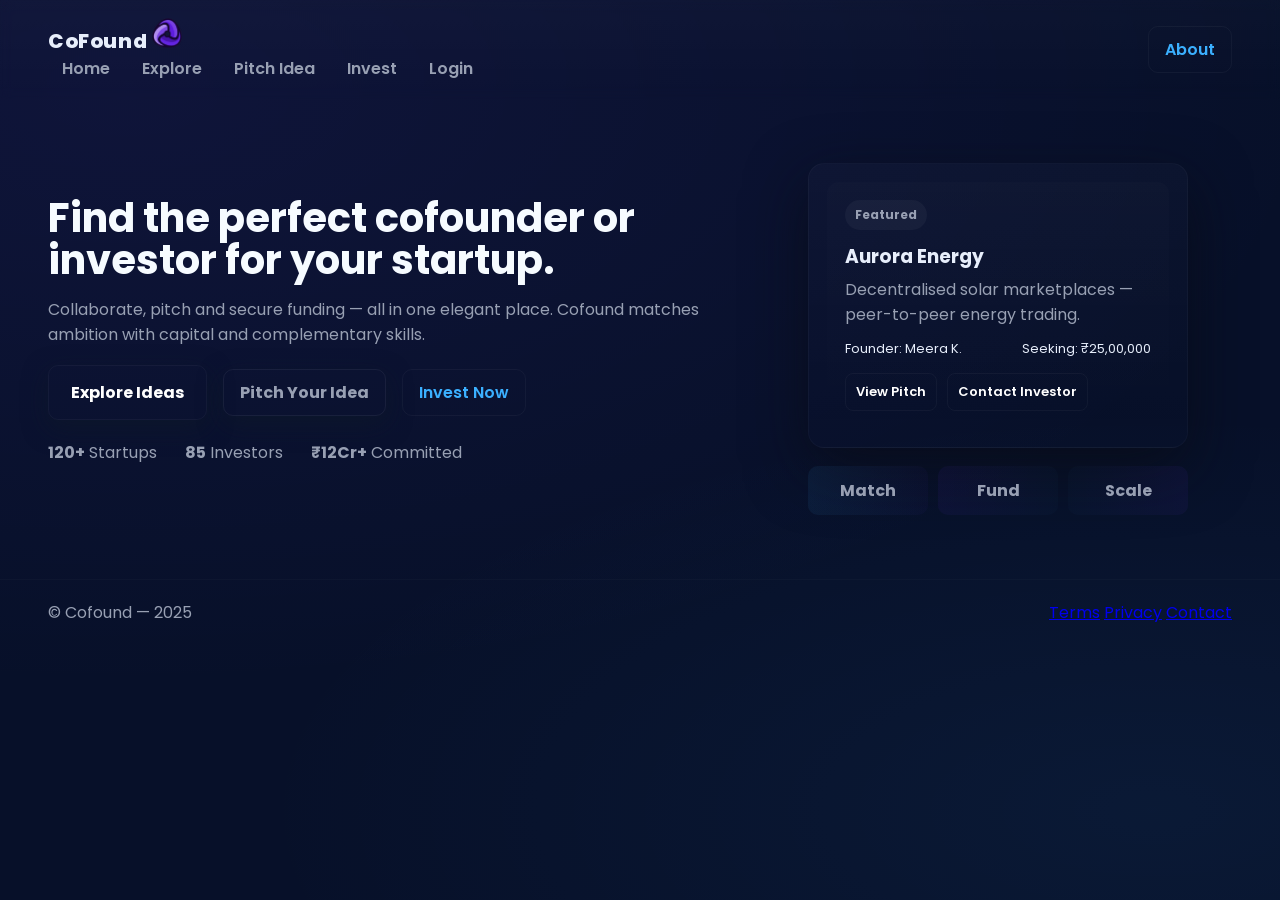
<file: index.html>
<!-- index.html -->
<!doctype html>
<html lang="en">
<head>
  <meta charset="utf-8">
  <meta name="viewport" content="width=device-width,initial-scale=1">
  <title>CoFound — Find your cofounder & investor</title>
  <link href="https://fonts.googleapis.com/css2?family=Poppins:wght@300;400;600;700;800&display=swap" rel="stylesheet">
  <link rel="stylesheet" href="style.css">
</head>
<body>
  <header class="nav">
    <div class="nav-left">
      <div class="logo">
        CoFound
        <img src="logo.png" style="height: 30px;">
      </div>
      <nav class="nav-links">
        <a href="index.html">Home</a>
        <a href="explore.html">Explore</a>
        <a href="idea.html">Pitch Idea</a>
        <a href="invest.html">Invest</a>
        <a href="login.html">Login</a>
      </nav>
    </div>
    <div class="nav-right">

      <a class="btn ghost" href="about.html">About</a>
    </div>
  </header>

  <main class="hero">
    <div class="hero-left">
      <h1>Find the perfect cofounder or investor for your startup.</h1>
      <p class="lead">Collaborate, pitch and secure funding — all in one elegant place. Cofound matches ambition with capital and complementary skills.</p>
      <div class="hero-ctas">
        <a class="btn large" href="explore.html">Explore Ideas</a>
        <a class="btn outline" href="idea.html">Pitch Your Idea</a>
        <a class="btn ghost" href="invest.html">Invest Now</a>
      </div>
      <ul class="stats">
        <li><strong>120+</strong> Startups</li>
        <li><strong>85</strong> Investors</li>
        <li><strong>₹12Cr+</strong> Committed</li>
      </ul>
    </div>

    <aside class="hero-right">
      <div class="card-glow">
        <div class="pitch-card">
          <div class="chip">Featured</div>
          <h3>Aurora Energy</h3>
          <p class="muted">Decentralised solar marketplaces — peer-to-peer energy trading.</p>
          <div class="meta">
            <span>Founder: Meera K.</span>
            <span>Seeking: ₹25,00,000</span>
          </div>
          <div class="card-actions">
            <a class="btn small ghost" href="idea.html">View Pitch</a>
            <a class="btn small ghost" href="invest.html">Contact Investor</a>
          </div>
        </div>
      </div>

      <div class="graphic-tiles">
        <div class="tile tile-1">Match</div>
        <div class="tile tile-2">Fund</div>
        <div class="tile tile-3">Scale</div>
      </div>
    </aside>
  </main>

  <footer class="footer">
    <div>© Cofound — 2025</div>
    <div class="foot-links">
      <a href="#">Terms</a>
      <a href="#">Privacy</a>
      <a href="#">Contact</a>
    </div>
  </footer>
</body>
</html>
</file>
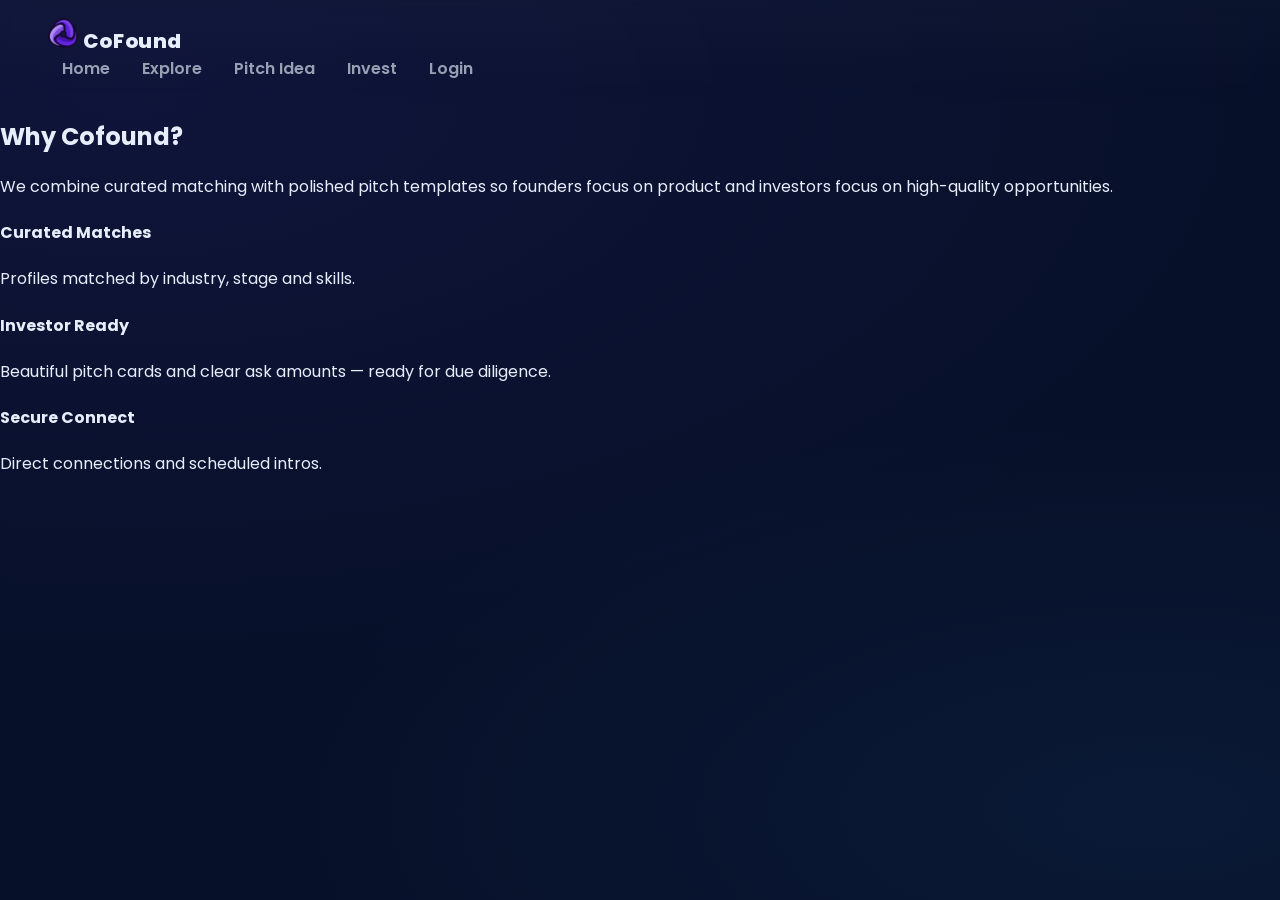
<file: about.html>
<!DOCTYPE html>
<html lang="en">
<head>
    <meta charset="UTF-8">
    <meta name="viewport" content="width=device-width, initial-scale=1.0">
    <title>CoFound — Pitch Your Idea</title>
    <link href="https://fonts.googleapis.com/css2?family=Poppins:wght@300;400;600;700;800&display=swap" rel="stylesheet">
    <link rel="stylesheet" href="style.css">

</head>
<body>
    <header class="nav">
    <div class="nav-left">
      
      <div class="logo">
        <img src="logo.png" style="height: 30px;">
        CoFound
      </div>
      <nav class="nav-links">
        <a href="index.html">Home</a>
        <a href="explore.html">Explore</a>
        <a href="idea.html">Pitch Idea</a>
        <a href="invest.html">Invest</a>
        <a href="login.html">Login</a>
      </nav>
    </div>
  </header>
<!-- <section id="about" class="about"> -->

      <h2>Why Cofound?</h2>
      <p>We combine curated matching with polished pitch templates so founders focus on product and investors focus on high-quality opportunities.</p>
      <div class="features">
        <div class="feature">
          <h4>Curated Matches</h4>
          <p>Profiles matched by industry, stage and skills.</p>
        </div>
        <div class="feature">
          <h4>Investor Ready</h4>
          <p>Beautiful pitch cards and clear ask amounts — ready for due diligence.</p>
        </div>
        <div class="feature">
          <h4>Secure Connect</h4>
          <p>Direct connections and scheduled intros.</p>
        </div>
      </div>
    
  <!-- </section> -->
</body>
</html>
</file>
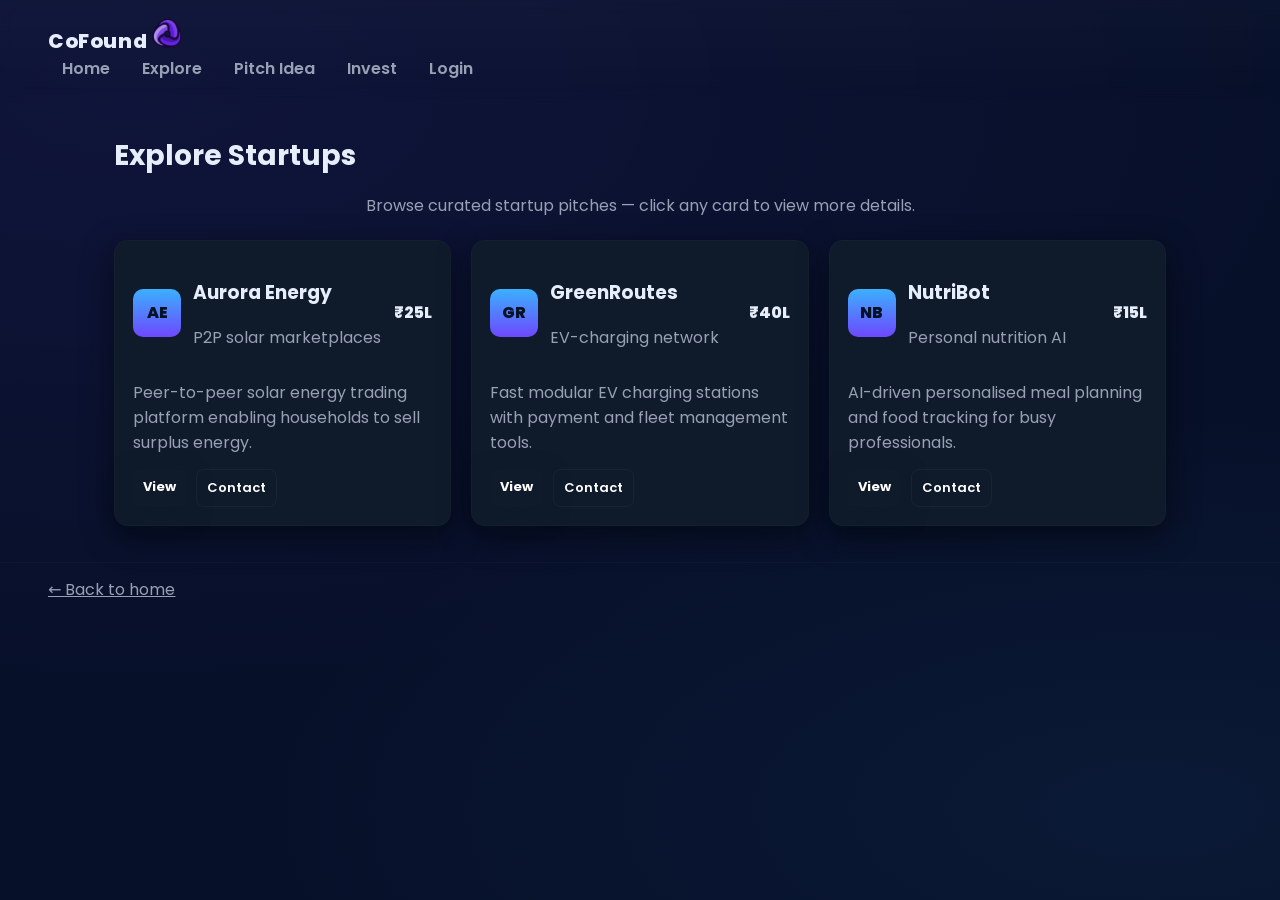
<file: explore.html>
<!-- explore.html -->
<!doctype html>
<html lang="en">
<head>
  <meta charset="utf-8">
  <meta name="viewport" content="width=device-width,initial-scale=1">
  <title>CoFound — Explore Ideas</title>
  <link href="https://fonts.googleapis.com/css2?family=Poppins:wght@300;400;600;700;800&display=swap" rel="stylesheet">
  <link rel="stylesheet" href="style.css">
</head>
<body>
  <header class="nav">
    <div class="nav-left">
      <div class="logo">CoFound
        <img src="logo.png" style="height: 30px;">
      </div>
      <nav class="nav-links">
        <a href="index.html">Home</a>
        <a href="explore.html">Explore</a>
        <a href="idea.html">Pitch Idea</a>
        <a href="invest.html">Invest</a>
        <a href="login.html">Login</a>
      </nav>
    </div>
    <!-- <div class="nav-right">
      <a class="btn" href="index.html">Back</a>
    </div> -->
  </header>

  <main class="container">
    <h1 class="page-title">Explore Startups</h1>
    <p class="muted center">Browse curated startup pitches — click any card to view more details.</p>

    <div class="grid">
      <!-- Card 1 -->
      <article class="card">
        <div class="card-header">
          <div class="avatar">AE</div>
          <div>
            <h3>Aurora Energy</h3>
            <p class="muted">P2P solar marketplaces</p>
          </div>
          <div class="ask">₹25L</div>
        </div>
        <p class="card-body">Peer-to-peer solar energy trading platform enabling households to sell surplus energy.</p>
        <div class="card-footer">
          <a class="btn small" href="idea.html">View</a>
          <a class="btn small ghost" href="invest.html">Contact</a>
        </div>
      </article>

      <!-- Card 2 -->
      <article class="card">
        <div class="card-header">
          <div class="avatar">GR</div>
          <div>
            <h3>GreenRoutes</h3>
            <p class="muted">EV-charging network</p>
          </div>
          <div class="ask">₹40L</div>
        </div>
        <p class="card-body">Fast modular EV charging stations with payment and fleet management tools.</p>
        <div class="card-footer">
          <a class="btn small" href="idea.html">View</a>
          <a class="btn small ghost" href="invest.html">Contact</a>
        </div>
      </article>

      <!-- Card 3 -->
      <article class="card">
        <div class="card-header">
          <div class="avatar">NB</div>
          <div>
            <h3>NutriBot</h3>
            <p class="muted">Personal nutrition AI</p>
          </div>
          <div class="ask">₹15L</div>
        </div>
        <p class="card-body">AI-driven personalised meal planning and food tracking for busy professionals.</p>
        <div class="card-footer">
          <a class="btn small" href="idea.html">View</a>
          <a class="btn small ghost" href="invest.html">Contact</a>
        </div>
      </article>

      <!-- More sample cards can be added similarly -->
    </div>

  </main>

  <footer class="footer small">
    <a href="index.html" class="muted">← Back to home</a>
  </footer>
</body>
</html>
</file>
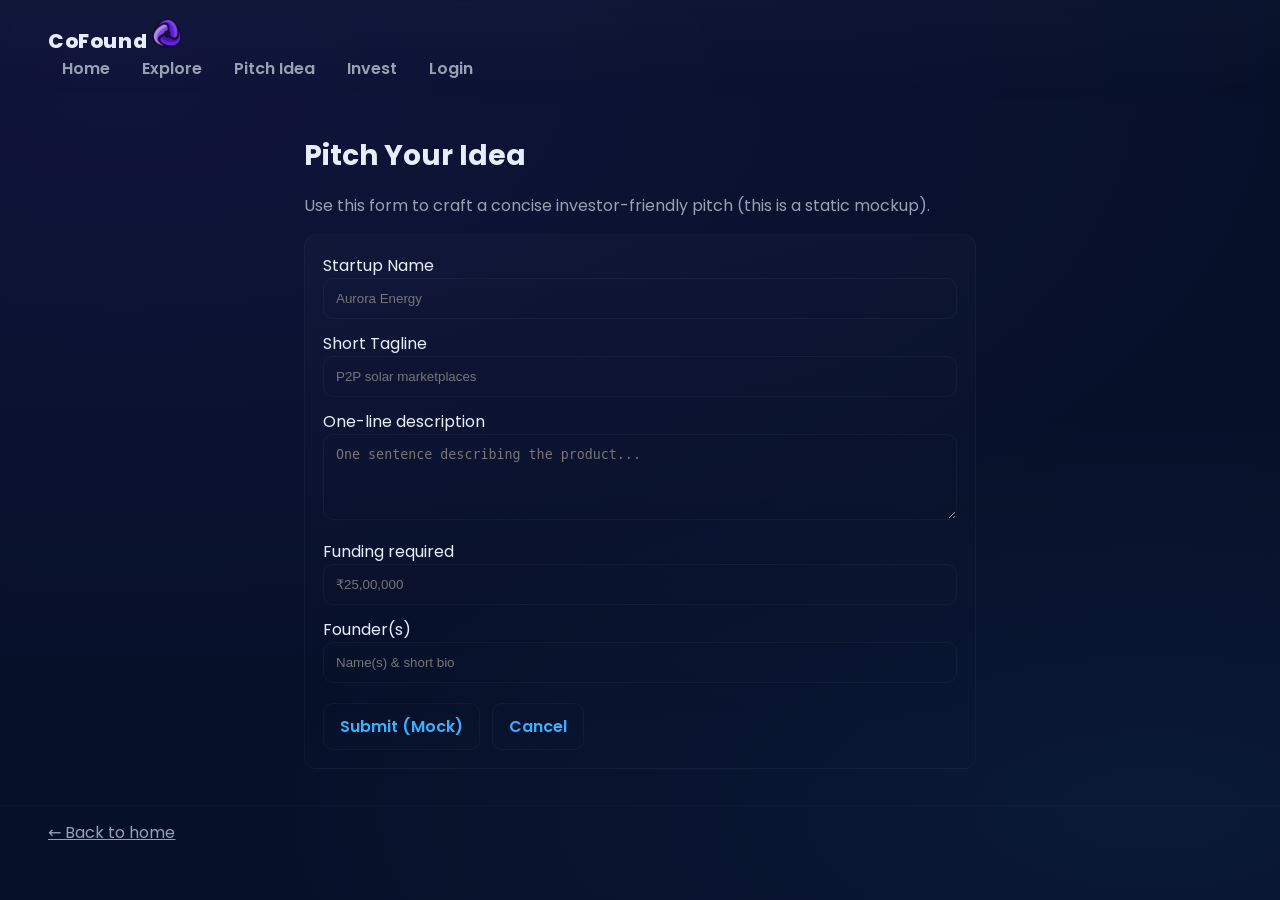
<file: idea.html>
<!-- idea.html -->
<!doctype html>
<html lang="en">
<head>
  <meta charset="utf-8">
  <meta name="viewport" content="width=device-width,initial-scale=1">
  <title>CoFound — Pitch Your Idea</title>
  <link href="https://fonts.googleapis.com/css2?family=Poppins:wght@300;400;600;700;800&display=swap" rel="stylesheet">
  <link rel="stylesheet" href="style.css">
</head>
<body>
  <header class="nav">
    <div class="nav-left">
      <div class="logo">CoFound
        <img src="logo.png" style="height: 30px;">
      </div>

      <nav class="nav-links">
        <a href="index.html">Home</a>
        <a href="explore.html">Explore</a>
        <a href="idea.html">Pitch Idea</a>
        <a href="invest.html">Invest</a>
        <a href="login.html">Login</a>
      </nav>
    </div>
    <!-- <div class="nav-right">
      <a class="btn" href="index.html">Back</a>
    </div> -->
  </header>

  <main class="container narrow">
    <h1 class="page-title">Pitch Your Idea</h1>
    <p class="muted">Use this form to craft a concise investor-friendly pitch (this is a static mockup).</p>

    <div class="form-card">
      <label>Startup Name</label>
      <input class="input" placeholder="Aurora Energy">

      <label>Short Tagline</label>
      <input class="input" placeholder="P2P solar marketplaces">

      <label>One-line description</label>
      <textarea class="textarea" rows="4" placeholder="One sentence describing the product..."></textarea>

      <label>Funding required</label>
      <input class="input" placeholder="₹25,00,000">

      <label>Founder(s)</label>
      <input class="input" placeholder="Name(s) & short bio">

      <div class="form-actions">
        <a class="btn ghost" href="explore.html">Submit (Mock)</a>
        <a class="btn ghost" href="index.html">Cancel</a>
      </div>
    </div>

  </main>

  <footer class="footer small">
    <a href="index.html" class="muted">← Back to home</a>
  </footer>
</body>
</html>
</file>
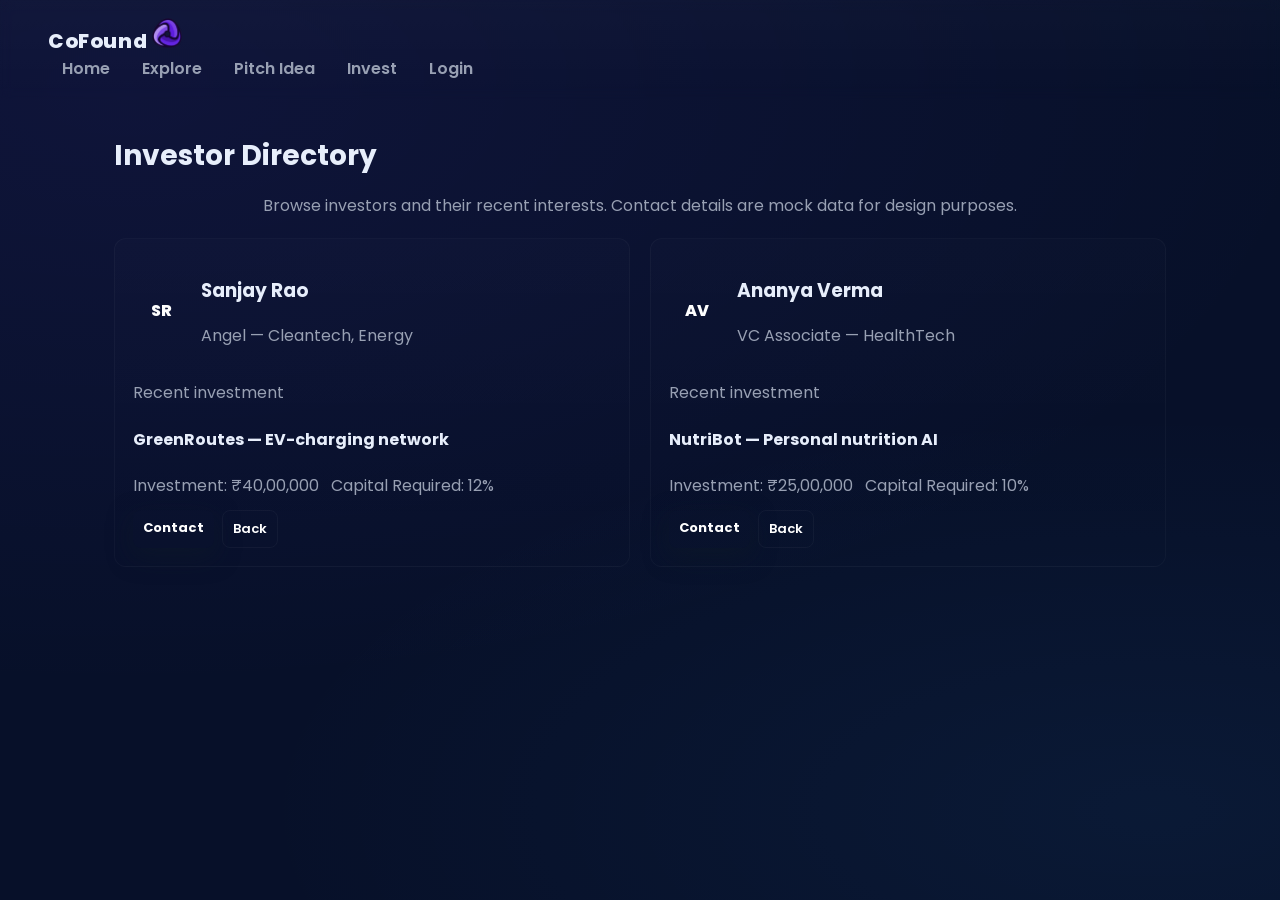
<file: invest.html>
<!-- invest.html -->
<!doctype html>
<html lang="en">
<head>
  <meta charset="utf-8">
  <meta name="viewport" content="width=device-width,initial-scale=1">
  <title>CoFound — Investors</title>
  <link href="https://fonts.googleapis.com/css2?family=Poppins:wght@300;400;600;700;800&display=swap" rel="stylesheet">
  <link rel="stylesheet" href="style.css">
</head>
<body>
  <header class="nav">
    <div class="nav-left">
      <div class="logo">CoFound
        <img src="logo.png" style="height: 30px;">
      </div>
      <nav class="nav-links">
        <a href="index.html">Home</a>
        <a href="explore.html">Explore</a>
        <a href="idea.html">Pitch Idea</a>
        <a href="invest.html">Invest</a>
        <a href="login.html">Login</a>
      </nav>
    </div>
    <!-- <div class="nav-right">
      <a class="btn" href="index.html">Back</a>
    </div> -->
  </header>

  <main class="container">
    <h1 class="page-title">Investor Directory</h1>
    <p class="muted center">Browse investors and their recent interests. Contact details are mock data for design purposes.</p>

    <div class="invest-grid">
      <div class="investor-card">
        <div class="investor-top">
          <div class="investor-avatar">SR</div>
          <div>
            <h3>Sanjay Rao</h3>
            <p class="muted small">Angel — Cleantech, Energy</p>
          </div>
        </div>
        <div class="investor-body">
          <p class="muted">Recent investment</p>
          <h4>GreenRoutes — EV-charging network</h4>
          <div class="invest-meta">
            <span>Investment: ₹40,00,000</span>
            <span>Capital Required: 12%</span>
          </div>
        </div>
        <div class="invest-actions">
          <a class="btn small" href="mailto:sanjay@mockmail.com">Contact</a>
          <a class="btn small ghost" href="index.html">Back</a>
        </div>
      </div>

      <div class="investor-card">
        <div class="investor-top">
          <div class="investor-avatar">AV</div>
          <div>
            <h3>Ananya Verma</h3>
            <p class="muted small">VC Associate — HealthTech</p>
          </div>
        </div>
        <div class="investor-body">
          <p class="muted">Recent investment</p>
          <h4>NutriBot — Personal nutrition AI</h4>
          <div class="invest-meta">
            <span>Investment: ₹25,00,000</span>
            <span>Capital Required: 10%</span>
          </div>
          <div class="invest-actions">
            <a class="btn small" href="mailto:ananya@mockmail.com">Contact</a>
            <a class="btn small ghost" href="index.html">Back</a>
          </div>
        </div>
      </div>
</file>
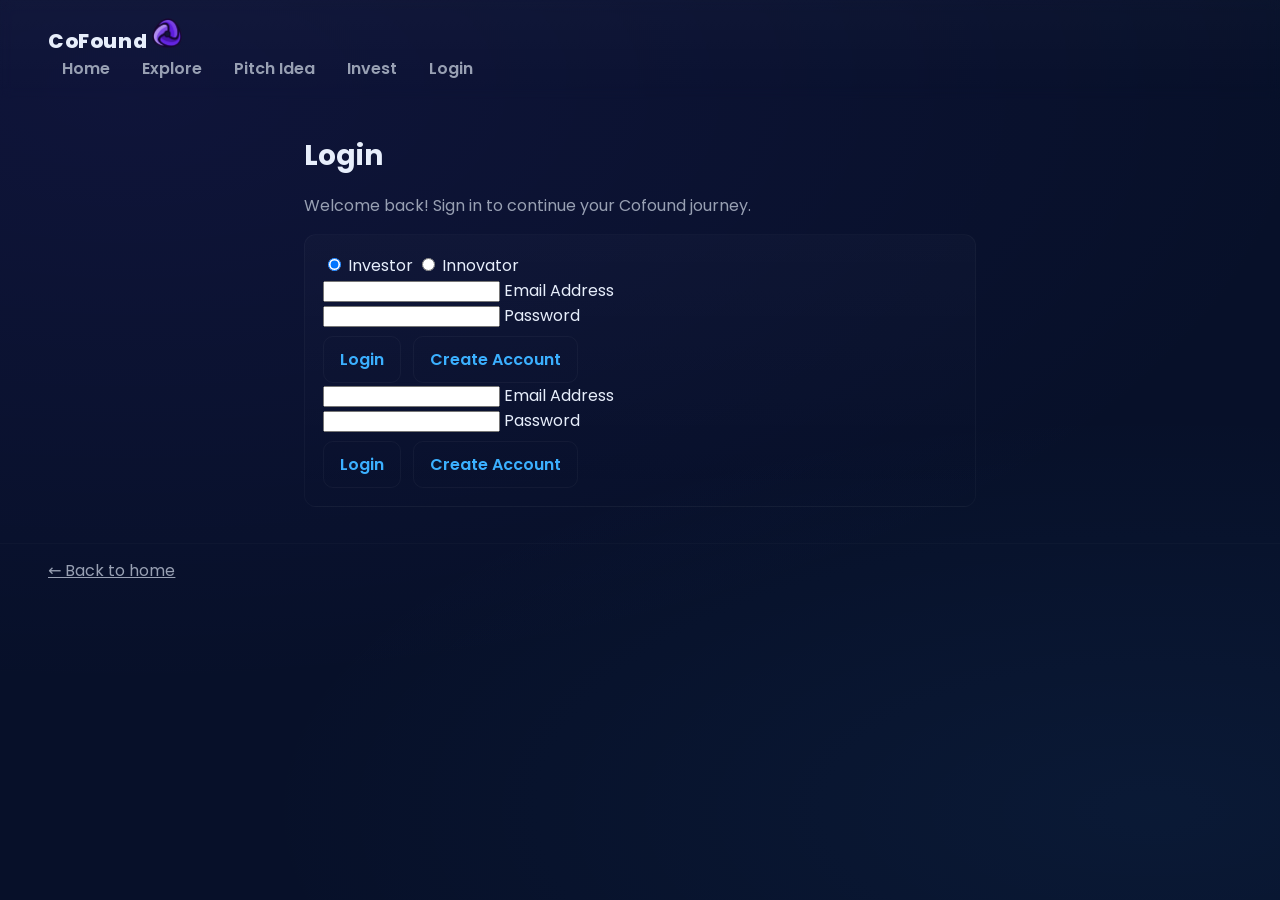
<file: login.html>
<!doctype html>
<html lang="en">
<head>
  <meta charset="utf-8">
  <meta name="viewport" content="width=device-width,initial-scale=1">
  <title>CoFound — Login</title>
  <link href="https://fonts.googleapis.com/css2?family=Poppins:wght@300;400;600;700;800&display=swap" rel="stylesheet">
  <link rel="stylesheet" href="style.css">
</head>
<body>
  <!-- 🧭 Navbar -->
  <header class="nav">
    <div class="nav-left">
      <div class="logo">CoFound
        <img src="logo.png" style="height: 30px;">
      </div>
      <nav class="nav-links">
        <a href="index.html">Home</a>
        <a href="explore.html">Explore</a>
        <a href="idea.html">Pitch Idea</a>
        <a href="invest.html">Invest</a>
        <a href="login.html">Login</a>
      </nav>
    </div>
    <!-- <div class="nav-right">
      <a class="btn small" href="index.html">Back</a>
    </div> -->
  </header>

  <!-- 💼 Main Section -->
  <main class="container narrow">
    <h1 class="page-title">Login</h1>
    <p class="muted">Welcome back! Sign in to continue your Cofound journey.</p>

    <div class="form-card">
      <!-- Role Switch Tabs -->
      <div class="role-tabs">
        <input type="radio" name="role" id="investor" checked>
        <label for="investor">Investor</label>
        <input type="radio" name="role" id="innovator">
        <label for="innovator">Innovator</label>
      </div>

      <!-- Investor Login -->
      <form class="login-form investor-form">
        <div class="input-group">
          <input type="email" id="investor-email" placeholder=" " required>
          <label for="investor-email">Email Address</label>
        </div>

        <div class="input-group">
          <input type="password" id="investor-password" placeholder=" " required>
          <label for="investor-password">Password</label>
        </div>

        <div class="form-actions">
          <a class="btn ghost" type="submit">Login</a>
          <a class="btn ghost" href="signup.html">Create Account</a>
        </div>
      </form>

      <!-- Innovator Login -->
      <form class="login-form innovator-form">
        <div class="input-group">
          <input type="email" id="innovator-email" placeholder=" " required>
          <label for="innovator-email">Email Address</label>
        </div>

        <div class="input-group">
          <input type="password" id="innovator-password" placeholder=" " required>
          <label for="innovator-password">Password</label>
        </div>

        <div class="form-actions">
          <a class="btn ghost" type="submit">Login</a>
          <a class="btn ghost" href="signup.html">Create Account</a>
        </div>
      </form>
    </div>
  </main>

  <footer class="footer small">
    <a href="index.html" class="muted">← Back to home</a>
  </footer>
</body>
</html>
</file>
<file: style.css>
/* style.css */
:root{
--bg:#071029; /* deep navy */
--card:#0f1b2b;
--muted:#98a0b3;
--accent1:#3bb0ff;
--accent2:#6e48ff;
--glass: rgba(255,255,255,0.03);
--glass-2: rgba(255,255,255,0.02);
}

*{box-sizing:border-box}
html,body{height:100%}
body{
margin:0;
font-family:'Poppins',system-ui,Arial;
background: radial-gradient(1200px 600px at 10% 10%, rgba(110,72,255,
0.08), transparent),
radial-gradient(900px 400px at 90% 90%, rgba(59,176,255,0.06),
transparent),
var(--bg);
color:#e7eefb;
-webkit-font-smoothing:antialiased;
}
.nav{
display:flex;justify-content:space-between;align-items:center;padding:18px
48px;background:linear-gradient(180deg, rgba(255,255,255,0.02),
transparent);backdrop-filter: blur(6px);
}
.nav-right .btn{margin-left:12px}
.logo{font-weight:800;font-size:20px;letter-spacing:0.6px;color:var(--
    accent2)}
.nav-links a{margin:0 14px;color:var(--muted);text-decoration:none;font-weight:600}


/* Buttons */

.btn{display:inline-block;padding:10px 16px;border-radius:
10px;background:linear-gradient(90deg,var(--accent1),var(--
accent2));color:#021226;text-decoration:none;font-weight:700;box-shadow:0
8px 24px rgba(13,25,40,0.6);}
.btn.ghost{background:transparent;color:var(--accent1);border:1px solid
rgba(255,255,255,0.04);box-shadow:none;font-weight:600}
.btn.outline{background:transparent;border:1px solid rgba(255,255,255,
0.06);color:var(--muted)}
.btn.small{padding:8px 10px;border-radius:8px;font-size:13px;color:white;}
.btn.large{padding:14px 22px;font-size:16px;color:white;border:1px solid rgba(255,255,255,0.04);}



/* HERO */
.hero{display:flex;gap:40px;padding:64px 48px;align-items:center}
.hero-left{flex:1;max-width:720px}
.hero-left h1{font-size:40px;margin:0 0 12px;line-height:1.05;color:#f6fbff}
.lead{color:var(--muted);margin-bottom:18px}
.hero-ctas a{margin-right:12px}
.stats{display:flex;gap:28px;margin-top:20px;list-style:none;padding:0}
.stats li{color:var(--muted)}
.hero-right{width:380px}
.card-glow{background:linear-gradient(180deg, rgba(255,255,255,0.02),transparent);border-radius:16px;padding:18px;box-shadow:0 20px 60px rgba(8,
12,22,0.7);border:1px solid rgba(255,255,255,0.03)}
.pitch-card{padding:18px;background:linear-gradient(180deg, rgba(255,255,255,
0.01), transparent);border-radius:12px}
.chip{display:inline-block;padding:6px 10px;border-radius:
999px;background:rgba(255,255,255,0.04);color:var(--muted);font-weight:
700;font-size:12px}
.pitch-card h3{margin:12px 0 6px}
.pitch-card .muted{color:var(--muted);margin:0}
.meta{display:flex;justify-content:space-between;margin-top:12px;color:var(--
muted);font-size:13px}
.card-actions{display:flex;gap:10px;margin-top:14px}
.graphic-tiles{display:grid;grid-template-columns:repeat(3,1fr);gap:
10px;margin-top:18px}
.tile{padding:12px;border-radius:10px;background:linear-gradient(180deg,
rgba(255,255,255,0.02), transparent);text-align:center;font-weight:
700;color:var(--muted)}
.tile-1{background:linear-gradient(90deg, rgba(59,176,255,0.07), rgba(110,48,
255,0.03))}
.tile-2{background:linear-gradient(90deg, rgba(110,48,255,0.06), rgba(59,176,
255,0.02))}
.tile-3{background:linear-gradient(90deg, rgba(59,176,255,0.02), rgba(110,48,
255,0.06))}



/* MAIN container styles for pages */


.container{max-width:1100px;margin:36px auto;padding:0 24px}
.container.narrow{max-width:720px}
.page-title{font-size:28px;margin-bottom:6px}
.muted{color:var(--muted)}
.center{text-align:center}


/* Grid of cards */


.grid{display:grid;grid-template-columns:repeat(auto-fit,minmax(280px,
1fr));gap:20px;margin-top:22px}
.card{background:var(--card);padding:18px;border-radius:14px;border:1px
solid rgba(255,255,255,0.02);box-shadow:0 10px 30px rgba(2,6,12,0.6)}
.card-header{display:flex;align-items:center;gap:12px}
.avatar{width:48px;height:48px;border-radius:10px;background:linear-gradient(180deg,var(--accent1),var(--accent2));display:flex;align-items:center;justify-content:center;font-weight:800;color:#021226}
.ask{margin-left:auto;font-weight:800}
.card-body{color:var(--muted);margin:14px 0}
.card-footer{display:flex;gap:10px}
/* form card */
.form-card{background:linear-gradient(180deg, rgba(255,255,255,0.02),
transparent);padding:18px;border-radius:12px;border:1px solid rgba(255,255,
255,0.03)}
.input,.textarea{width:100%;padding:12px;border-radius:10px;border:1px solid
rgba(255,255,255,0.04);background:transparent;color:inherit;margin-bottom:
12px}
.label{color:var(--muted)}
.form-actions{display:flex;gap:12px;margin-top:8px}


/* Investors */


.invest-grid{display:grid;grid-template-columns:repeat(auto-fit,minmax(300px,
1fr));gap:20px;margin-top:20px}
.investor-card{background:linear-gradient(180deg, rgba(255,255,255,0.01),
transparent);padding:18px;border-radius:12px;border:1px solid rgba(255,255,
255,0.03)}
.investor-top{display:flex;gap:12px;align-items:center}
.investor-avatar{width:56px;height:56px;border-radius:20px;background:linear-
gradient(90deg,var(--accent2),var(--accent1));display:flex;align-items:center;justify-content:center;font-weight:800;color:white}
.invest-meta{display:flex;gap:12px;color:var(--muted);margin-top:8px}
.invest-actions{display:flex;gap:8px;margin-top:12px}


/* Footer */



.footer{display:flex;justify-content:space-between;align-items:center;padding:20px 48px;color:var(--muted);border-top:1px solid
rgba(255,255,255,0.02)}
.footer.small{padding:14px 48px}
/* responsive tweaks */
@media (max-width:900px){
.hero{flex-direction:column;padding:34px}
.hero-right{width:100%}
.nav{padding:14px}
}
/* subtle hover effects */
.card:hover,.investor-card:hover{transform:translateY(-6px);transition:all .24s cubic-bezier(.2,.8,.2,1)}
.btn:hover{transform:translateY(-3px);transition:all .18s}
</file>
